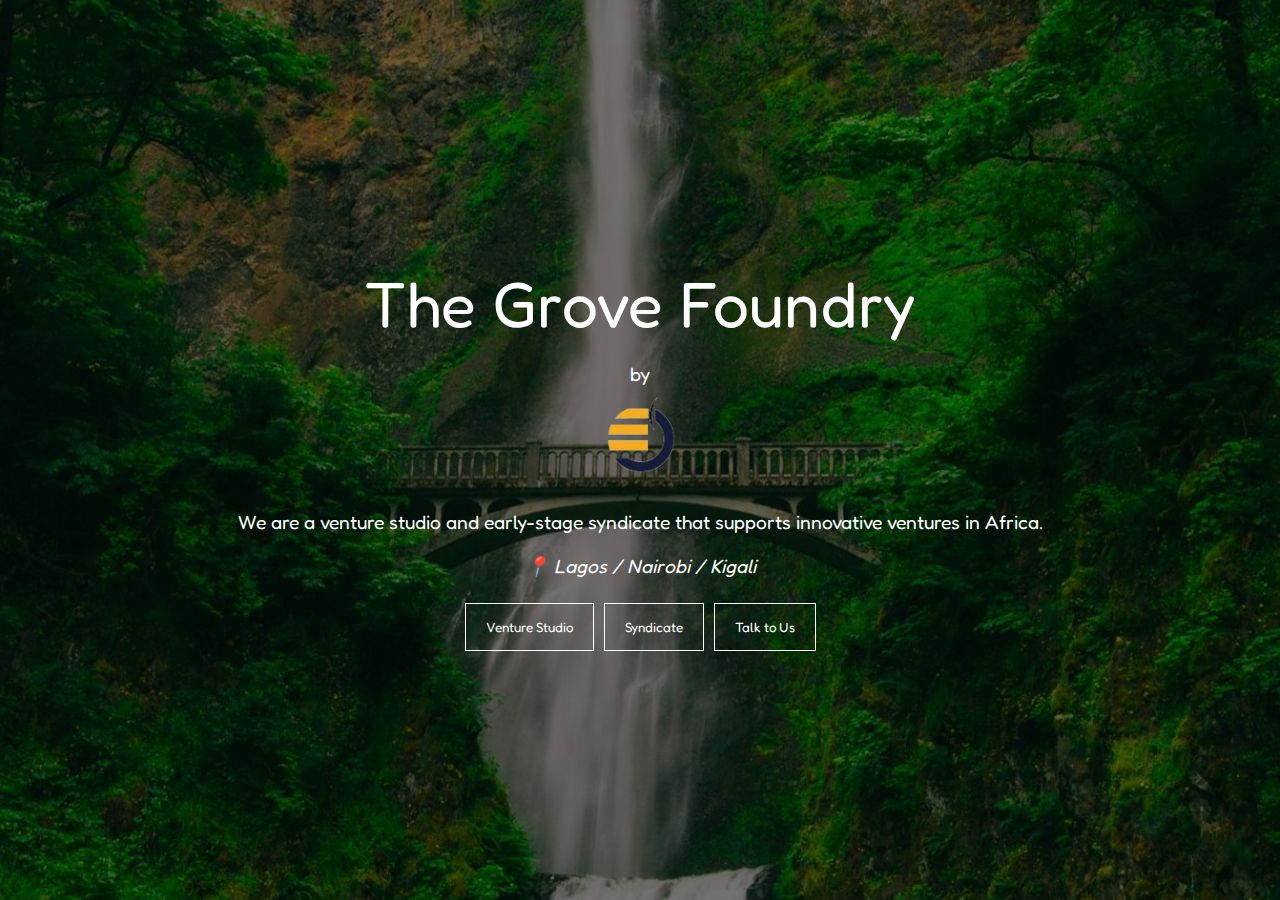
<file: index.html>
<!DOCTYPE html>
<html lang="en">
<head>
    <meta charset="UTF-8">
    <meta name="viewport" content="width=device-width, initial-scale=1.0">
    <title>AppleGrove</title>
    <link rel="stylesheet" href="main.css">

    <!-- Google Fonts -->
    <link rel="preconnect" href="https://fonts.googleapis.com">
    <link rel="preconnect" href="https://fonts.gstatic.com" crossorigin>
    <link href="https://fonts.googleapis.com/css2?family=Fredoka:wght@300..700&display=swap" rel="stylesheet">

</head>
<body>
    <div class="overlay">
        <div class="container">
            <h1>The Grove Foundry</h1>
            <p>by</p>
            <img src="img/logo.png" alt="AppleGrove Logo" class="logo">
            <p>We are a venture studio and early-stage syndicate that supports innovative ventures in Africa.</p>
            <p class="location">📍 Lagos / Nairobi / Kigali</p>
            <div class="buttons">
                <button onclick="window.location.href='venture.html'">Venture Studio</button>
                <button onclick="window.location.href='syndicate.html'">Syndicate</button>
                <a href="mailto: stephnyetiaka@gmail.com"><button>Talk to Us</button></a>
            </div>
        </div>
    </div>
</body>
</html>
</file>
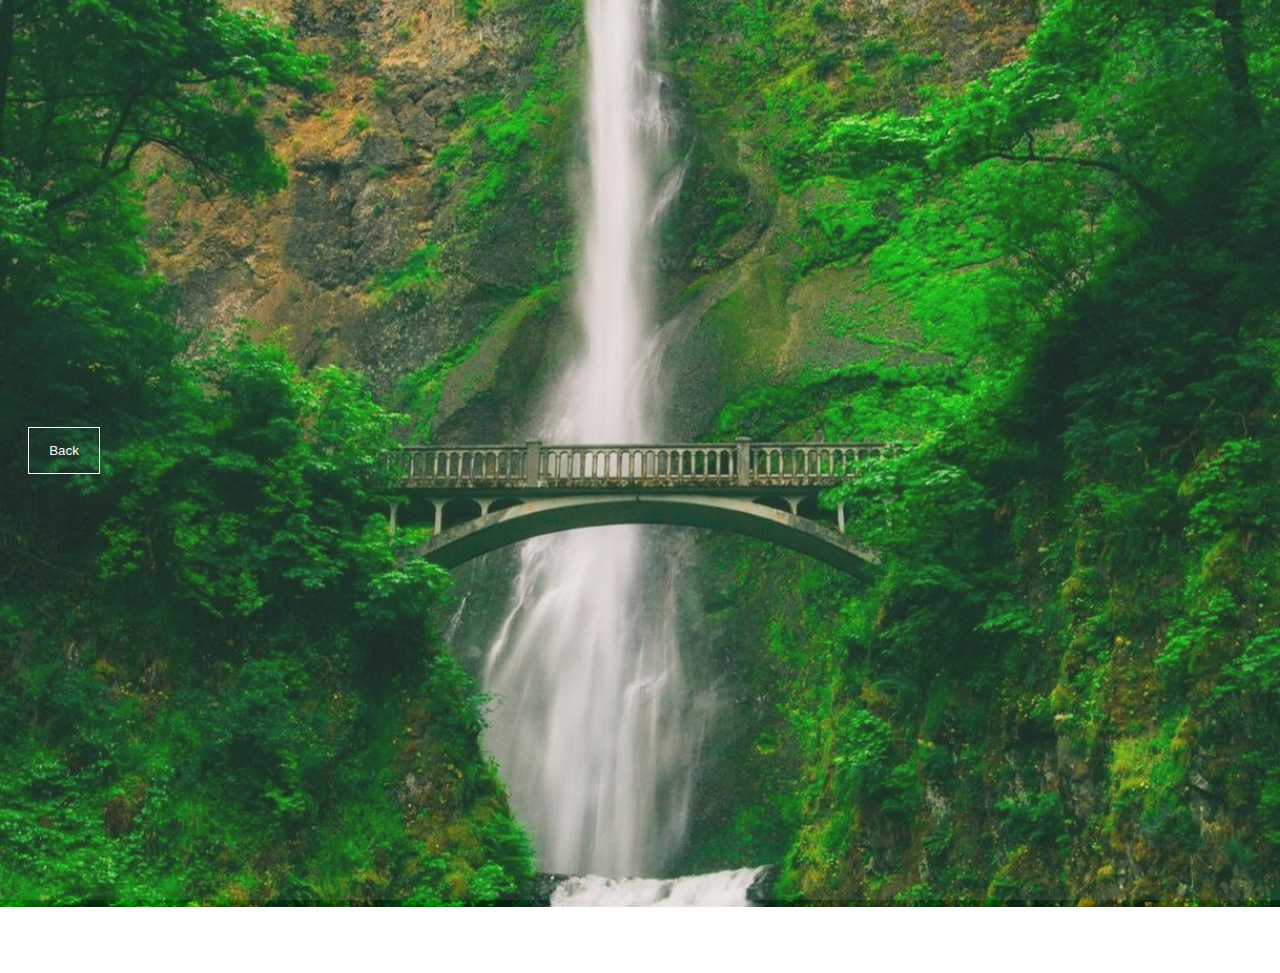
<file: contact.html>
<!DOCTYPE html>
<html lang="en">
<head>
    <meta charset="UTF-8">
    <meta name="viewport" content="width=device-width, initial-scale=1.0">
    <title>Talk to Us!</title>
    <link rel="stylesheet" href="main.css">
    <style>
        .overlay {
            background-color: rgb(255, 255, 255, 0.1);
        }
        
        iframe {
            margin-top: 14rem;
        }
    </style>
</head>
<body>
    <div class="overlay">
        <button onclick="window.history.back()">Back</button>
        <iframe src="https://docs.google.com/forms/d/e/1FAIpQLScTkGl_zejRatA8wO4u3nqZflruVMbDfk3zpszAbnyvaQgpGg/viewform?embedded=true" width="90%" height="821" frameborder="0" marginheight="0" marginwidth="0">Loading…</iframe>
    </div>
</body>
</html>
</file>
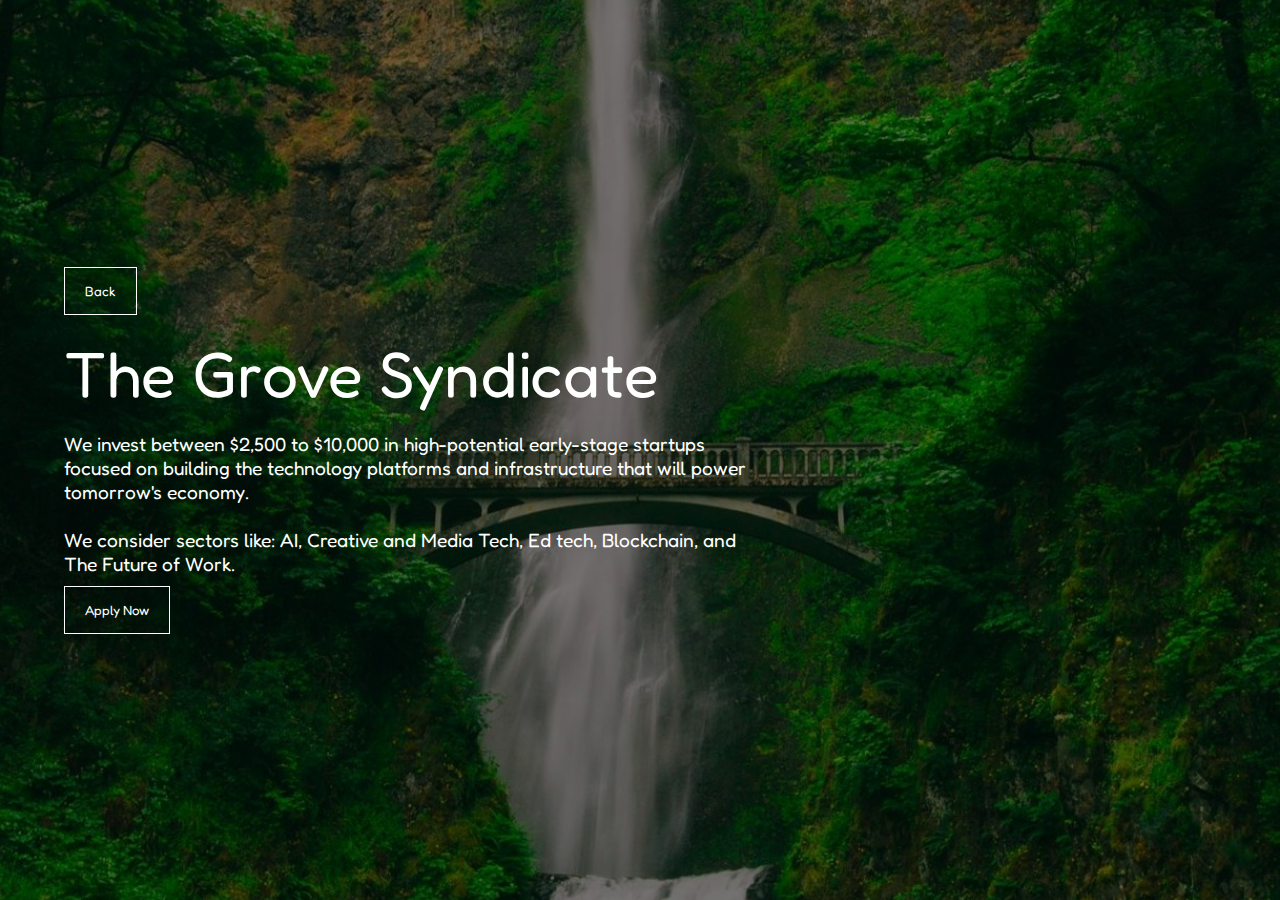
<file: syndicate.html>
<!DOCTYPE html>
<html lang="en">
<head>
    <meta charset="UTF-8">
    <meta name="viewport" content="width=device-width, initial-scale=1.0">
    <title>Venture Studio</title>
    <link rel="stylesheet" href="main.css">

    <!-- Google Fonts -->
    <link rel="preconnect" href="https://fonts.googleapis.com">
    <link rel="preconnect" href="https://fonts.gstatic.com" crossorigin>
    <link href="https://fonts.googleapis.com/css2?family=Fredoka:wght@300..700&display=swap" rel="stylesheet">

    <style>
        .container {
            text-align: left;
        }

        button {
            margin: 0;
        }
    </style>
</head>
<body>
    <div class="overlay">
        <div class="container">
            <button onclick="window.history.back()">Back</button>
            <h1> The Grove Syndicate </h1>
            <p class="description">
                We invest between $2,500 to $10,000 in high-potential early-stage startups focused on building the technology platforms and infrastructure that will power tomorrow's economy.
                <br><br>
                We consider sectors like: AI, Creative and Media Tech, Ed tech, Blockchain, and The Future of Work.
            </p>
            
            <a target="_blank" href="https://docs.google.com/forms/d/e/1FAIpQLScTkGl_zejRatA8wO4u3nqZflruVMbDfk3zpszAbnyvaQgpGg/viewform?usp=sf_link"><button class="apply">Apply Now</button></a>
        </div>
    </div>
</body>
</html>
</file>
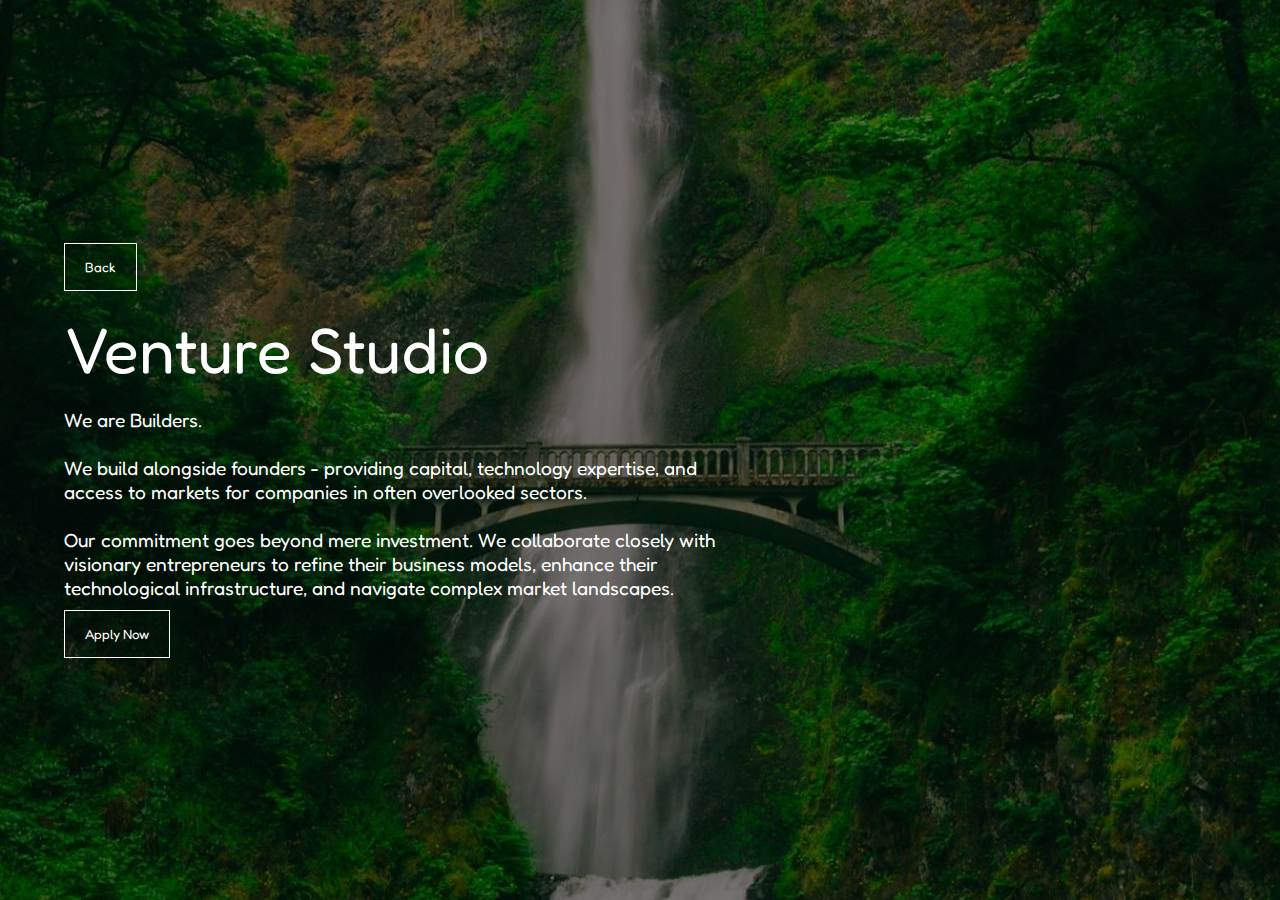
<file: venture.html>
<!DOCTYPE html>
<html lang="en">
<head>
    <meta charset="UTF-8">
    <meta name="viewport" content="width=device-width, initial-scale=1.0">
    <title>Venture Studio</title>
    <link rel="stylesheet" href="main.css">
    
    <!-- Google Fonts -->
    <link rel="preconnect" href="https://fonts.googleapis.com">
    <link rel="preconnect" href="https://fonts.gstatic.com" crossorigin>
    <link href="https://fonts.googleapis.com/css2?family=Fredoka:wght@300..700&display=swap" rel="stylesheet">    
    <style>
        .container {
            text-align: left;
        }

        button {
            margin: 0;
        }
    </style>
</head>
<body>
    <div class="overlay">
        <div class="container">
            <button onclick="window.history.back()">Back</button>
            <h1>Venture Studio</h1>
            <p class="description">
                We are Builders.
                <br><br>
                We build alongside founders - providing capital, technology expertise, and access to markets for companies in often overlooked sectors.
                <br><br>
                Our commitment goes beyond mere investment. We collaborate closely with visionary entrepreneurs to refine their business models, enhance their technological infrastructure, and navigate complex market landscapes.
            </p>
            
            <a  target="_blank" href="https://docs.google.com/forms/d/e/1FAIpQLScTkGl_zejRatA8wO4u3nqZflruVMbDfk3zpszAbnyvaQgpGg/viewform?usp=sf_link"><button class="apply">Apply Now</button></a>
        </div>
    </div>
</body>
</html>
</file>
<file: main.css>
body, html {
    margin: 0;
    padding: 0;
    height: 100%;
    display: flex;
    justify-content: center;
    align-items: center;
    background: url('img/bg-6.jpg') no-repeat center center fixed;
    background-size: cover;
    font-family: "Fredoka", sans-serif;
    color: #ffffff;
    text-align: center;animation: fadeInAnimation ease 2s;
    animation-iteration-count: 1;
    animation-fill-mode: forwards;
}

@keyframes fadeInAnimation {
    0% {
        opacity: 0;
    }
    100% {
        opacity: 1;
    }
}

.overlay {
    position: absolute;
    top: 0;
    left: 0;
    right: 0;
    bottom: 0;
    background-color: rgba(0, 0, 0, 0.5);
    display: flex;
    justify-content: center;
    align-items: center;
}

.container {
    max-width: 90%;
    padding: 20px;
}

.logo {
    width: 80px;
    height: auto;
    margin-bottom: 20px;
}

h1 {
    margin: 20px 0;
    font-weight: 400;
    font-size: 4rem;
}

p {
    font-size: 1.2em;
    margin: 10px 0;
}

.description {
    text-align: left;
    width: 60%;
}

.location {
    margin-top: 20px;
    font-style: italic;
}

.buttons {
    margin-top: 20px;
    display: flex;
    flex-wrap: wrap;
    justify-content: center;
}

button {
    background: none;
    border: 1px solid #ffffff;
    color: #ffffff;
    padding: 15px 20px;
    margin: 5px;
    cursor: pointer;
    font-family: inherit;
    transition: background-color 0.3s, color 0.3s;
    font-family: inherit;
    /* flex-basis: calc(33.33% - 10px); /* Equal width buttons */
    box-sizing: border-box; /* Ensure padding and border are included in the width */
}

button:hover {
    background-color: #ffffff;
    color: #000000;
}

@media (max-width: 600px) {
    /* img {
        content: url('cropped_logo.png');
        width: 100px; /* Adjust size for mobile
    } */

    .container {
        max-width: 90%;
    }

    h1 {
        font-size: 3.5rem;;
    }

    .description {
        text-align: justify;
        width: 90%;
    }

    .buttons {
        flex-direction: column;
        align-items: center;
    }

    button {
        margin: 5px 0;
    }
}
</file>
